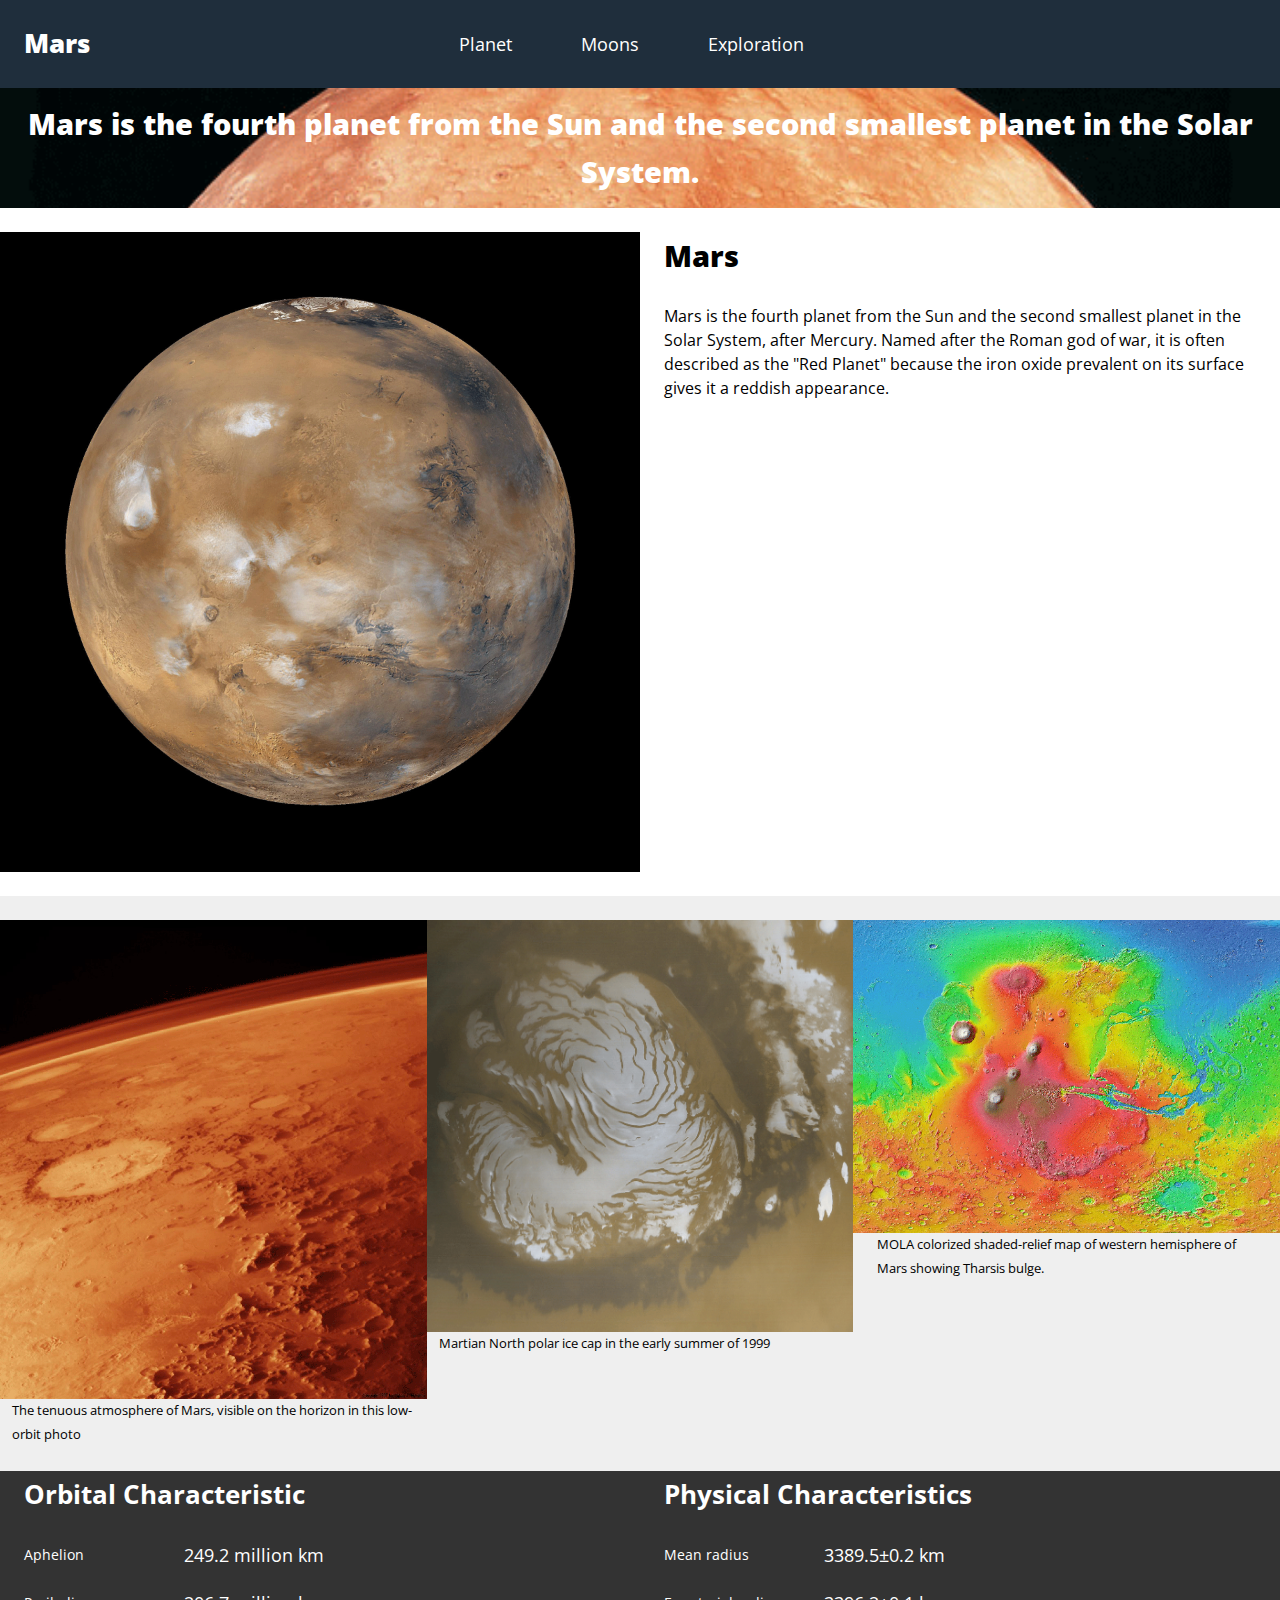
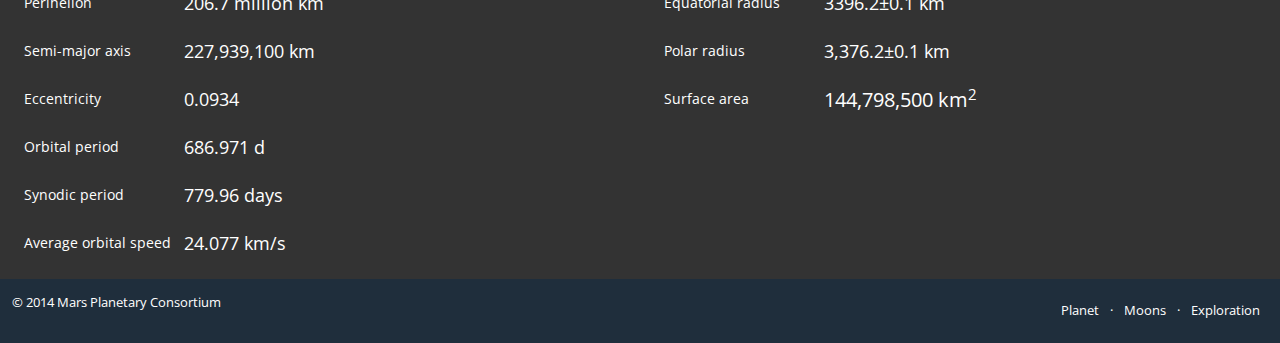
<file: index.html>
<!DOCTYPE html>
<html lang="en-ca">
<head>
  <meta charset="utf-8">
  <title>Mars</title>
  <meta name="viewport" content="width=device-width,initial-scale=1">
  <link href="css/main.css" rel="stylesheet">
  <link href="css/grid.css" rel="stylesheet">
  <link href="css/typography.css" rel="stylesheet">
  <link href='http://fonts.googleapis.com/css?family=Open+Sans' rel='stylesheet' type='text/css'>
</head>
<body>
    
    <ul class="skip-links">
        <li><a href="#main"> Jump to main content</a></li>
        <li><a href="#navigation"> Jump to navigation</a></li>  
    </ul>
    
    <header role="banner" class="gray">
         <div class="grid grid-middle">
            <div class="unit unit-xs-1 unit-s-1 unit-m-1-3 unit-l-1-3 gutter">
                <h1 class="title header peta push-none">Mars</h1>
            </div>
             
            <div class="unit unit-xs-1 unit-s-1 unit-m-2-3 unit-l-2-3">
                <nav id="navigation" role="navigation">
                <ul class="nav mega">
                    <li class="gutter pad-top"><a href="index.html"> Planet</a></li>
                    <li class="gutter pad-top"><a href="moons.html"> Moons</a></li>
                    <li class="gutter pad-top"><a href="exploration.html"> Exploration</a></li>
                </ul>
                </nav>
            </div>
        </div>
    </header>
   
    <main id="main" role="main">
        
        <p class="exa light-gray island-half intro">Mars is the fourth planet from the Sun and the second smallest planet in the Solar System.</p>

        <div class="grid">
            <div class="unit unit-xs-1 unit-s-1 unit-m-1-2 unit-l-1-2 pad-bottom">
                <img class="img-flex" src="images/water-ice-clouds.gif" alt="A computer-generated image of Mars from real data">
            </div>
            <div class="unit unit-xs-1 unit-s-1 unit-m-1-2 unit-l-1-2 gutter">
                <h2 class="exa">Mars</h2>
                <p>Mars is the fourth planet from the Sun and the second smallest planet in the Solar System, after Mercury. Named after the Roman god of war, it is often described as the "Red Planet" because the iron oxide prevalent on its surface gives it a reddish appearance.</p>
            </div>
        </div>

        <div class="img-color grid pad-top">
            <div class="unit unit-xs-1 unit-s-1 unit-m-1-3 unit-l-1-3">
                <figure>
                    <img class="img-flex" src="images/mars-atmosphere.gif" alt="">
                    <figcaption class="micro gutter-half"> The tenuous atmosphere of Mars, visible on the horizon in this low-orbit photo</figcaption>
                </figure>
            </div>
            <div class="unit unit-xs-1 unit-s-1-2 unit-m-1-3 unit-l-1-3">
                <figure>
                    <img class="img-flex" src="images/martian-north-polar-cap.gif" alt="">
                    <figcaption class="micro gutter-half">Martian North polar ice cap in the early summer of 1999</figcaption>
                </figure>
            </div>
            <div class="unit unit-xs-1 unit-s-1-2 unit-m-1-3 unit-l-1-3">
                <figure>
                    <img class="img-flex" src="images/tharsis-alles-marineris.gif" alt="">
                    <figcaption class="micro gutter">MOLA colorized shaded-relief map of western hemisphere of Mars showing Tharsis bulge.</figcaption>
                </figure>
            </div>
            </div>
        <div class="grid character-color white">
            <div class="unit unit-xs-1 unit-s-1 unit-m-1-2 unit-l-1-2 gutter ">

                <h2 class="peta">Orbital Characteristic</h2>
                <dl class="data">
                    <dt class="milli">Aphelion</dt>
                    <dd class="mega">249.2 million km</dd>

                    <dt class="milli">Perihelion</dt>
                    <dd class="mega">206.7 million km</dd>

                    <dt class="milli">Semi-major axis</dt>
                    <dd class="mega">227,939,100 km</dd>

                    <dt class="milli">Eccentricity</dt>	
                    <dd class="mega">0.0934</dd>

                    <dt class="milli">Orbital period</dt>
                    <dd class="mega">686.971 d</dd>

                    <dt class="milli">Synodic period</dt>
                    <dd class="mega">779.96 days</dd>

                    <dt class="milli">Average orbital speed</dt>
                    <dd class="mega">24.077 km/s</dd>
                 </dl>
            </div>

            <div class="unit unit-xs-1 unit-s-1 unit-m-1-2 unit-l-1-2 gutter">

                <h2 class="peta">Physical Characteristics</h2>
                <dl class="data">
                    <dt class="milli">Mean radius</dt>
                    <dd class="mega">3389.5±0.2 km</dd>

                    <dt class="milli">Equatorial radius</dt>
                    <dd class="mega">3396.2±0.1 km</dd>

                    <dt class="milli">Polar radius</dt>
                    <dd class="mega">3,376.2±0.1 km</dd>

                    <dt class="milli">Surface area</dt>
                    <dd class="giga">144,798,500 km<sup>2</sup></dd>
                </dl>
            </div>
        </div> 
    </main>    
    
<footer class="island-half gray">
         <div class="grid">
            <div role="contentinfo" class="nav unit unit-xs-1 unit-s-1 unit-m-1-2 unit-l-1-3">
                <p class="micro push-none copyright">© 2014 Mars Planetary Consortium</p>
            </div>
             
            <div class="unit unit-xs-1 unit-s-1 unit-m-1-2 unit-l-2-3">
                <nav class="nav-bottom">
                    <ul class="nav footer micro push-none" style="list-style-type:circle">
                        <li><a href="index.html"> Planet</a></li>
                        <li><a href="moons.html"> Moons</a></li>
                        <li><a href="exploration.html"> Exploration</a></li>
                    </ul>
                </nav>
            </div>
        </div>
    </footer>
</body>
</html>
</file>
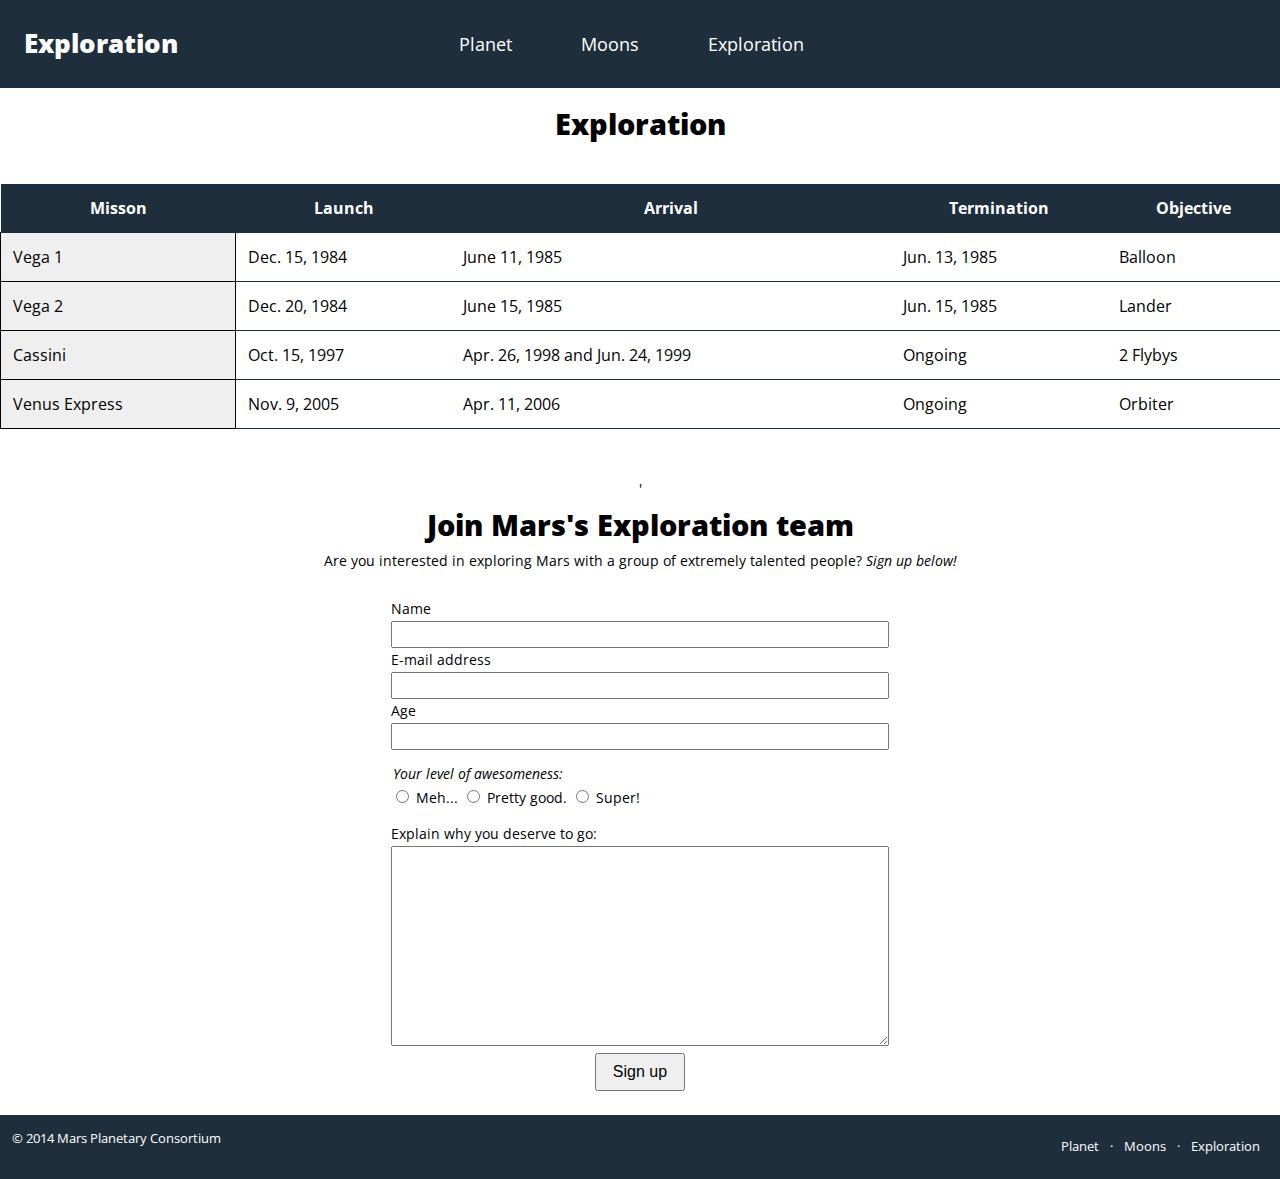
<file: exploration.html>
<!DOCTYPE html>
<html lang="en-ca">
<head>
  <meta charset="utf-8">
  <title>Mars</title>
  <meta name="viewport" content="width=device-width,initial-scale=1"> 
    <link href="css/main.css" rel="stylesheet">
    <link href="css/grid.css" rel="stylesheet">
    <link href="css/typography.css" rel="stylesheet"> 
    <link href='http://fonts.googleapis.com/css?family=Open+Sans' rel='stylesheet' type='text/css'>
</head>
<body>
        
    <ul class="skip-links">
        <li><a href="#main"> Jump to main content</a></li>
         <li><a href="#navigation"> Jump to navigation</a></li>  
     </ul>

    <header  role="banner" class="gray">
        <div class="grid grid-middle">
            <div class="unit unit-xs-1 unit-s-1 unit-m-1-3 unit-l-1-3 gutter">
                <h1 class="title peta push-none">Exploration</h1>
            </div>

            <div class="unit unit-xs-1 unit-s-1 unit-m-2-3 unit-l-2-3">
                <nav id="navigation">
                    <ul class="nav mega">
                        <li class="gutter pad-top"><a href="index.html"> Planet</a></li>
                        <li class="gutter pad-top"><a href="moons.html"> Moons</a></li>
                        <li class="gutter pad-top"><a href="exploration.html"> Exploration</a></li>
                    </ul>
                 </nav>
            </div>
         </div>
    </header>

    <main id="main" role="main">

        <div class="grid">
            <div class="unit unit-xs-1 unit-s-1 unit-m-1 unit-l-1">
                  <h2 class="island-half light-gray exa">Exploration</h2>
            </div>
         </div>
        
        <table>
            <tr class="table-header">
                <th class="island-half">Misson</th>
                <th class="island-half">Launch</th>
                <th class="island-half">Arrival</th>
                <th class="island-half">Termination</th>
                <th class="island-half">Objective</th>
            </tr>
            <tr>
                <td class="island-half table-column">Vega 1</td>
                <td class="island-half">Dec.&nbsp;15,&nbsp;1984</td>                    
                <td class="island-half">June&nbsp;11,&nbsp;1985</td>
                <td class="island-half">Jun.&nbsp;13,&nbsp;1985</td>
                <td class="island-half">Balloon</td>
            </tr>
            <tr>
                    <td class="island-half table-column">Vega 2</td>
                    <td class="island-half">Dec. 20,&nbsp;1984</td>
                    <td class="island-half">June 15,&nbsp;1985</td>
                    <td class="island-half">Jun. 15,&nbsp;1985</td>
                    <td class="island-half">Lander</td>                </tr>
            <tr>
                <td class="island-half table-column">Cassini</td>
                <td class="island-half">Oct. 15,&nbsp;1997</td>
                <td class="island-half">Apr.&nbsp;26,&nbsp;1998 and Jun.&nbsp;24,&nbsp;1999</td>
                <td class="island-half">Ongoing</td>
                <td class="island-half">2 Flybys</td>
            </tr>
            <tr>
                <td class="island-half table-column">Venus Express</td>
                <td class="island-half">Nov.&nbsp;9,&nbsp;2005</td>
                <td class="island-half">Apr.&nbsp;11,&nbsp;2006</td>
                <td class="island-half">Ongoing</td>
                <td class="island-half">Orbiter</td>
             </tr>
        </table>
        
        <div class="light-gray milli island">'
            <h2 class="team exa">Join Mars's Exploration team</h2>  
            
            <p>Are you interested in exploring Mars with a group of extremely talented people? <em>Sign up below!</em></p>

            <form action="" method="post">
                <div>
                    <label for="name" >Name</label>
                    <input class="field" id="name">
                </div>

                <div>
                    <label for="e-mail">E-mail address</label>
                    <input  class="field" type="email" id="e-mail">
                </div>

                <div> 
                    <label for="age">Age</label>
                    <input  class="field" type="number" id="age">
                </div>

                <div class="awesome">
                    <legend class="pad-top-half"><em>Your level of awesomeness:</em></legend>
                    <span class="radio">
                        <input type="radio" id="meh" name="awesome">
                        <label for="meh">Meh...</label>
                    </span>
                    <span class="radio">
                        <input type="radio" id="good" name="awesome">
                        <label for="good">Pretty good.</label>
                    </span>
                    <span class="radio">
                        <input type="radio" id="super" name="awesome">
                        <label for="super">Super!</label>
                    </span>
                </div>

                <div>
                    <label for="deserve" class="pad-top-half">Explain why you deserve to go:</label>
                    <textarea id="deserve"></textarea>
                </div>

                  <div>
                    <button type="submit">Sign up</button>
                </div>
            </form>
        </div>
    </main>
    
     <footer class="island-half gray">
         <div class="grid">
            <div role="contentinfo" class="unit unit-xs-1 unit-s-1 unit-m-1-2 unit-l-1-3">
                <p class="micro push-none copyright">© 2014 Mars Planetary Consortium</p>
            </div>
             
            <div class="unit unit-xs-1 unit-s-1 unit-m-1-2 unit-l-2-3">
                <nav class="nav-bottom">
                    <ul class="nav footer micro push-none">
                        <li><a href="index.html"> Planet</a></li>
                        <li><a href="moons.html"> Moons</a></li>
                        <li><a href="exploration.html"> Exploration</a></li>
                    </ul>
                </nav>
            </div>
        </div>
    </footer>
</body>
</html>
</file>
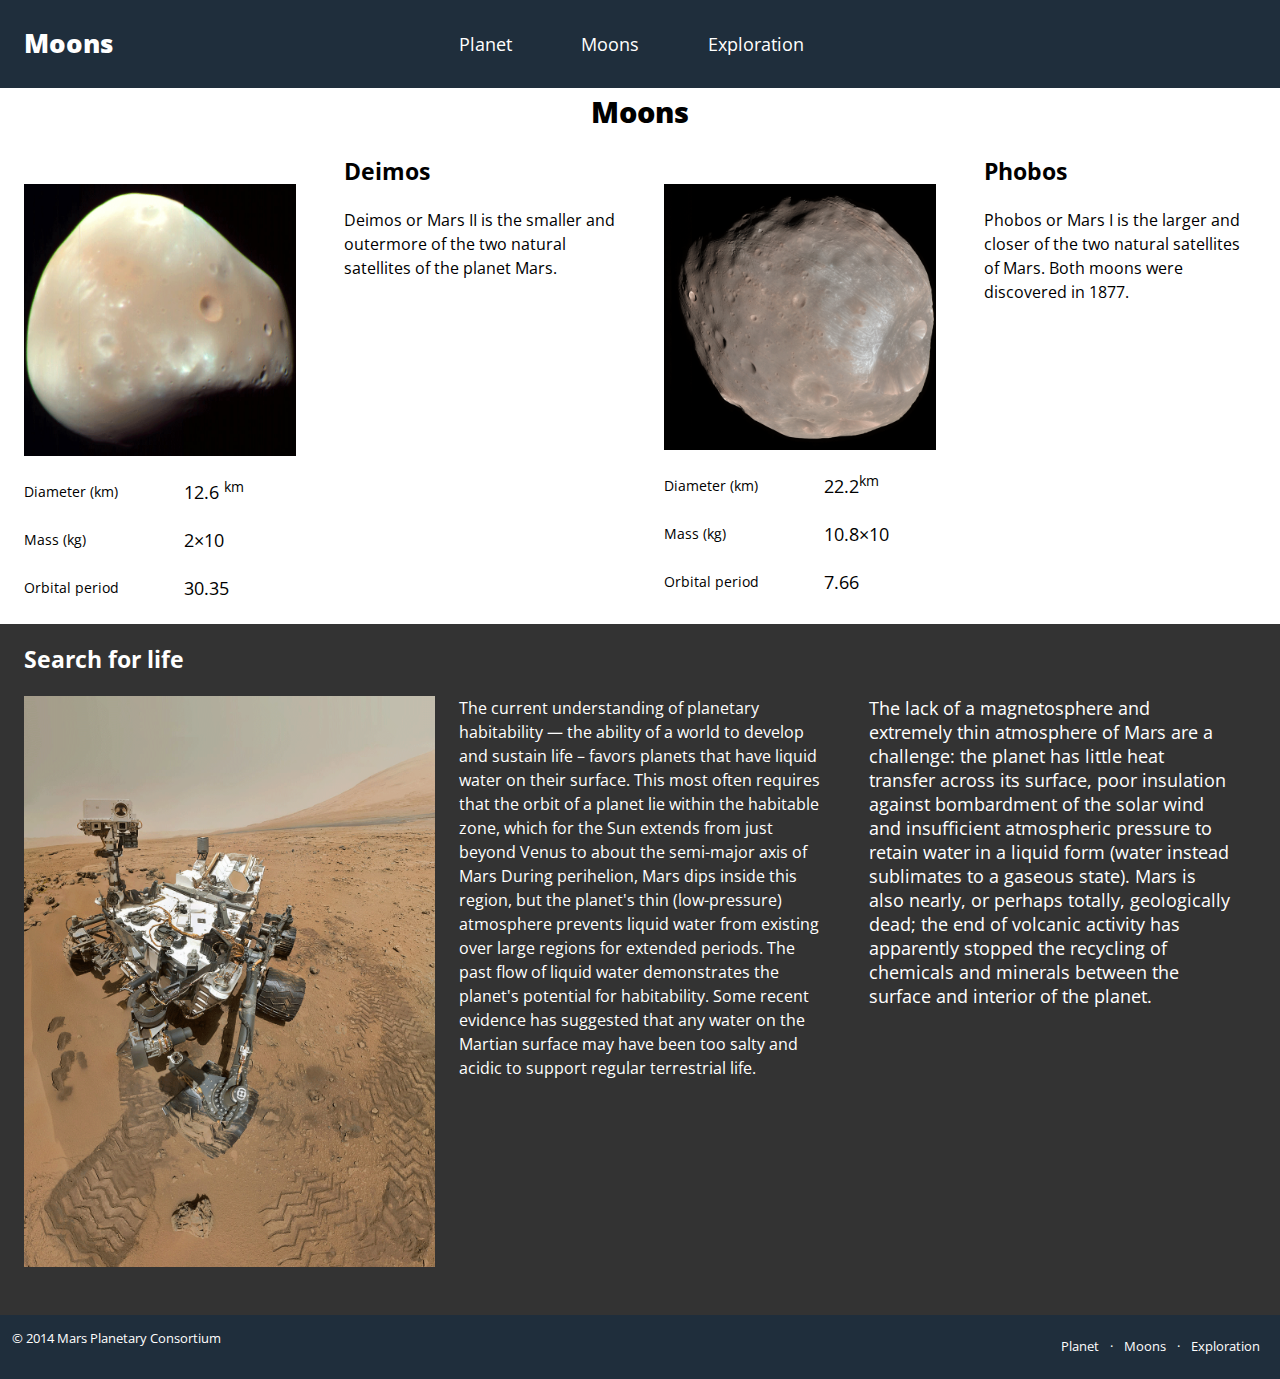
<file: moons.html>
<!DOCTYPE html>
<html lang="en-ca">
<head>
  <meta charset="utf-8">
  <title>Mars</title>
  <meta name="viewport" content="width=device-width,initial-scale=1"> 
    <link href="css/main.css" rel="stylesheet">
    <link href="css/grid.css" rel="stylesheet">
    <link href="css/typography.css" rel="stylesheet">
    <link href='http://fonts.googleapis.com/css?family=Open+Sans' rel='stylesheet' type='text/css'>
</head>
<body>
    
    <ul class="skip-links">
        <li><a href="#main"> Jump to main content</a></li>
        <li><a href="#navigation"> Jump to navigation</a></li>  
    </ul>
    
    <header role="banner" class="gray">
         <div class="grid grid-middle">
            <div class="unit unit-xs-1 unit-s-1 unit-m-1-3 unit-l-1-3 gutter">
                <h1 class="title peta">Moons</h1>
            </div>
             
            <div class="unit unit-xs-1 unit-s-1 unit-m-2-3 unit-l-2-3">
                <nav id="navigation">
                <ul class="nav mega">
                    <li class="gutter pad-top"><a href="index.html"> Planet</a></li>
                    <li class="gutter pad-top"><a href="moons.html"> Moons</a></li>
                    <li class="gutter pad-top"><a href="exploration.html"> Exploration</a></li>
                </ul>
                </nav>
            </div>
        </div>
    </header>
    
    <main id="main" role="main">

        <div class="grid">
            <div class="unit unit-xs-1 unit-s-1 unit-m-1 unit-l-1">
                <h2 class="exa light-gray">Moons</h2>
            </div>
        </div>

        <div class="grid">
            <div class="unit unit-xs-1 unit-s-1 unit-m-1-2 unit-l-1-4">

                <div class="grid">
                    <div class="unit unit-xs-1 unit-s-1 unit-m-1 unit-l-1-2 island">
                        <img class="img-flex" src="images/deimos.gif" alt="An enhanced colored image of Deminos taken in February 2009">
                    </div>

                    <div class="unit unit-xs-1 unit-s-1 unit-m-1 unit-l-1-2 gutter">
                        <h2 class="tera">Deimos</h2>
                        <p>Deimos or Mars II is the smaller and outermore of the two natural satellites of the planet Mars.
                    </div>
                    </div>

                        <dl class="gutter data">
                            <dt class="milli">Diameter (km)</dt>
                            <dd class="mega">12.6 <sup>km</sup> </dd>

                            <dt class="milli">Mass (kg)</dt>
                            <dd class="mega">2×10</dd>

                            <dt class="milli">Orbital period</dt>
                            <dd class="mega">30.35</dd>
                        </dl>
                </div>

                <div class="unit unit-xs-1 unit-s-1 unit-m-1-2 unit-l-1-4">

                    <div class="grid">    
                        <div class="unit unit-xs-1 unit-s-1 unit-m-1 unit-l-1-2 island">
                            <img class="img-flex" src="images/phobos.gif" alt="colored image of Phobos taken March 2008">
                        </div>

                        <div class="unit unit-xs-1 unit-s-1 unit-m-1 unit-l-1-2 gutter">
                            <h2 class="tera">Phobos</h2>
                            <p>Phobos or Mars I is the larger and closer of the two natural satellites of Mars. Both moons were discovered in 1877.</p>
                        </div>
                    </div>

                        <dl class="gutter data">
                            <dt class="milli">Diameter (km)</dt>
                            <dd class="mega">22.2<sup>km</sup></dd>

                            <dt class="milli">Mass (kg)</dt>
                            <dd class="mega">10.8×10</dd>

                            <dt class="milli">Orbital period</dt>
                            <dd class="mega">7.66</dd>
                        </dl>
                </div>
            </div>

    <div class="grid bottom-gray island">
        <div class= "unit unit-xs-1 unit-s-1 unit-m-1 unit-l-1 search">
            <h2 class="tera white">Search for life</h2>
        </div>
        <div class="unit unit-xs-1 unit-s-1 unit-m-1 unit-l-1-3 pad-bottom">
            <img class="img-flex" src="images/mars-life.gif" alt="Self-Portrait bu Curiosity Rover Arm Camera">
        </div>
        <div class="unit unit-xs-1 unit-s-1 unit-m-1-2 unit-l-1-3 gutter white">
            <p>The current understanding of planetary habitability — the ability of a world to develop and sustain life – favors planets that have liquid water on their surface. This most often requires that the orbit of a planet lie within the habitable zone, which for the Sun extends from just beyond Venus to about the semi-major axis of Mars During perihelion, Mars dips inside this region, but the planet's thin (low-pressure) atmosphere prevents liquid water from existing over large regions for extended periods. The past flow of liquid water demonstrates the planet's potential for habitability. Some recent evidence has suggested that any water on the Martian surface may have been too salty and acidic to support regular terrestrial life.</p>
        </div>

        <div class="unit unit-xs-1 unit-s-1 unit-m-1-2 unit-l-1-3 mega gutter white">
            <p>The lack of a magnetosphere and extremely thin atmosphere of Mars are a challenge: the planet has little heat transfer across its surface, poor insulation against bombardment of the solar wind and insufficient atmospheric pressure to retain water in a liquid form (water instead sublimates to a gaseous state). Mars is also nearly, or perhaps totally, geologically dead; the end of volcanic activity has apparently stopped the recycling of chemicals and minerals between the surface and interior of the planet.</p>
        </div> 
    </div>
</main>  

    <footer class="island-half gray">
         <div class="grid">
            <div role="contentinfo" class="unit unit-xs-1 unit-s-1 unit-m-1-2 unit-l-1-3">
                <p class="micro push-none copyright">© 2014 Mars Planetary Consortium</p>
            </div>
             
            <div class="unit unit-xs-1 unit-s-1 unit-m-1-2 unit-l-2-3">
                <nav class="nav-bottom">
                    <ul class="nav footer micro push-none">
                        <li><a href="index.html"> Planet</a></li>
                        <li><a href="moons.html"> Moons</a></li>
                        <li><a href="exploration.html"> Exploration</a></li>
                    </ul>
                </nav>
            </div>
        </div>
    </footer>
</body>
</html>
</file>
<file: css/main.css>
@-moz-viewport { width: device-width; scale: 1; }
@-ms-viewport { width: device-width; scale: 1; }
@-o-viewport { width: device-width; scale: 1; }
@-webkit-viewport { width: device-width; scale: 1; }
@viewport { width: device-width; scale: 1; }

html {
  margin: 0;
  padding: 0;
  box-sizing: border-box;

  font: normal 100%/1.5 sans-serif;
  -moz-text-size-adjust: 100%;
  -ms-text-size-adjust: 100%;
  -webkit-text-size-adjust: 100%;
  text-size-adjust: 100%;
}

@media only screen and (min-width: 60em) {
    html {
        font-size: 110%;
    }
}

@media only screen and (min-width: 90em) {
    html {
        font-size: 120%;
    }
}

@media only screen and (min-width: 120em) {
    html {
        font-size: 130%;
    }
}

*, *:before, *:after {
  box-sizing: inherit;
}

body {
  margin: 0;
  padding: 0;
}

a:focus {
    outline: 3px solid #000;
}

.skip-links {
    margin: 0;
    padding: 0;
    list-style-type: none;
}
.skip-links a {
    position: absolute;
    top: -3em;
    padding: 0.5em 0.75em;
    background-color: #000;
    color: #fff;
    font-weight: bold;
    font-size: 1.25em;
    text-decoration: none;
}

.skip-links a:focus {
    top: 0;
}

.title {
    text-align: center;
    margin: 0;
    padding: 0;
    color: white;
}

table {
    width: 100%;
    border-collapse: collapse;
}

.table-header {
    background-color: #1F2E3C;
    font-weight: bold;
    color: white;
}

.table-column {
    background-color: #efefef;
    border: 1px solid black;
}

td {
    border: 1px solid black;
}

.team {
    text-align: center;
    margin: 0;
    padding: 0;
}

.intro {
    color: white;
    background-image: url(../images/large-mars.gif);
    background-repeat: no-repeat;
    background-size: 100%;
}

form {
max-width: 35em; 
margin: 0 auto;
}

label {
    display: block;
    text-align: left;
}

input + label {
    display: inline-block;
}

.field {
  width: 100%;
  padding: 4px;   
}

.age {
   width: 100%;
}

.awesome {
    text-align: left;
}

textarea {
   width: 100%;
    height: 15em;
}

button {
    font-size: 1rem;
    font-family: sans-serif;
    color: #000;
    padding: 0.5rem 1rem;
    cursor: pointer;
}

.radio {
    white-space: nowrap;
    text-align: left}
}

.search {
    text-align: left;
}

.gray {
    background-color: #1F2E3C;
    overflow: hidden;
}

.light-gray {
    text-align:center;
}

.bottom-gray {
    background-color:#333333;
}

.white {
    color: white;
}
 
img {
  display: block;
  width: 100%;
}

.character-color {
    background-color: #333333;
}

.img-color {
    background-color: #efefef;
}

.nav {
    padding: 0;
}


a {
    display: inline-block;
    color:white;
    text-decoration: none;
    padding: 0.5rem;
}

nav li a:hover {
      color: white;
      background-color: #999999;
}

.nav-bottom li::after {
    content: " · ";
    color: white;
}

.nav-bottom li:last-child::after {
    content: none;
}

@media only screen and (min-width: 25em) {
    
    .nav {
        text-align:center;
        padding: 0;
    }
    
    .nav li {
        display: inline-block;
        border: 0;
    }
    
    .footer {
        text-align: center;
    }
}
 
@media only screen and (min-width: 38em) {

    .title{
        text-align: left;
        }

    .nav {
        text-align: left;
        } 
    
     .footer {
        text-align: right;
    }
    
    .copyright {
        color: white;
    }
    
    table, td, th, tr {
        border: none;
        border-bottom: 1px solid #1F2E3C;
    }

}

@media only screen and (min-width: 60em) {
    
    .title {
        text-align: left;
    }
    
    .nav {
        text-align:left;
    }
    
     .footer {
        text-align: right;
    }
    
     .data dt {
        float: left;
        clear: left;
        width: 10rem;
    }
    
     .data dd {
        float: left;
    }
}

@media only screen and (max-width: 17rem), (min-device-width: 17rem) and (max-device-width: 17rem)
{
       table, th, td, tr{
        display: block;
    }
    
    .table-header {
        position: absolute;
        top: -9999px;
        left: -9999px;
    }

    tr { 
        border: 1px solid black;
    }

    td {
        border: 1px solid black;
        position: relative;
    }
    
    td:before {
        position: absolute;
        top: 6px;
        left: 6px;
        width: 45%;
        padding-left: 10px;
        white-space: nowrap;
    }
}
</file>
<file: css/grid.css>
.grid {
  margin: 0;
  padding: 0;
  letter-spacing: -0.31em;
  text-rendering: optimizespeed;
  display: -webkit-flex;
  -webkit-flex-flow: row wrap;
  display: -ms-flexbox;
  -ms-flex-flow: row wrap;
}

.grid-bottom {
  -webkit-align-items: flex-end;
  -ms-align-items: flex-end;
}

.grid-middle {
  -webkit-align-items: center;
  -ms-align-items: center;
}

.opera-only :-o-prefocus, .grid {
  word-spacing: -0.43em;
}

.unit {
  letter-spacing: normal;
  text-rendering: auto;
  vertical-align: top;
  word-spacing: normal;
  display: inline-block;
  visibility: visible;
}

.grid-bottom .unit {
  vertical-align: bottom;
}

.grid-middle .unit {
  vertical-align: middle;
}

.unit-xs-hidden {
  display: none;
  visibility: hidden;
}

.unit-xs-1 {
  display: block;
  visibility: visible;
  width: 100%;
}

.unit-offset-xs-0 {
  margin-left: 0;
}

.unit-xs-1-2 {
  width: 50.0000%;
}

.unit-offset-xs-1-2 {
  margin-left: 50.0000%;
}

.unit-xs-1-3 {
  width: 33.3333%;
}

.unit-offset-xs-1-3 {
  margin-left: 33.3333%;
}

.unit-xs-2-3 {
  width: 66.6667%;
}

.unit-offset-xs-2-3 {
  margin-left: 66.6667%;
}

.unit-xs-1-2,.unit-xs-1-3,.unit-xs-2-3 {
  display: inline-block;
  visibility: visible;
}

@media only screen and (min-width: 25em) {

.unit-s-hidden {
  display: none;
  visibility: hidden;
}

.unit-s-1 {
  display: block;
  visibility: visible;
  width: 100%;
}

.unit-offset-s-0 {
  margin-left: 0;
}

.unit-s-1-2 {
  width: 50.0000%;
}

.unit-offset-s-1-2 {
  margin-left: 50.0000%;
}

.unit-s-1-3 {
  width: 33.3333%;
}

.unit-offset-s-1-3 {
  margin-left: 33.3333%;
}

.unit-s-2-3 {
  width: 66.6667%;
}

.unit-offset-s-2-3 {
  margin-left: 66.6667%;
}

.unit-s-1-2,.unit-s-1-3,.unit-s-2-3 {
  display: inline-block;
  visibility: visible;
}

}

@media only screen and (min-width: 38em) {

.unit-m-hidden {
  display: none;
  visibility: hidden;
}

.unit-m-1 {
  display: block;
  visibility: visible;
  width: 100%;
}

.unit-offset-m-0 {
  margin-left: 0;
}

.unit-m-1-2 {
  width: 50.0000%;
}

.unit-offset-m-1-2 {
  margin-left: 50.0000%;
}

.unit-m-1-3 {
  width: 33.3333%;
}

.unit-offset-m-1-3 {
  margin-left: 33.3333%;
}

.unit-m-2-3 {
  width: 66.6667%;
}

.unit-offset-m-2-3 {
  margin-left: 66.6667%;
}

.unit-m-1-2,.unit-m-1-3,.unit-m-2-3 {
  display: inline-block;
  visibility: visible;
}

}

@media only screen and (min-width: 60em) {

.unit-l-hidden {
  display: none;
  visibility: hidden;
}

.unit-l-1 {
  display: block;
  visibility: visible;
  width: 100%;
}

.unit-offset-l-0 {
  margin-left: 0;
}

.unit-l-1-2 {
  width: 50.0000%;
}

.unit-offset-l-1-2 {
  margin-left: 50.0000%;
}

.unit-l-1-3 {
  width: 33.3333%;
}

.unit-offset-l-1-3 {
  margin-left: 33.3333%;
}

.unit-l-2-3 {
  width: 66.6667%;
}

.unit-offset-l-2-3 {
  margin-left: 66.6667%;
}

.unit-l-1-2,.unit-l-1-3,.unit-l-2-3 {
  display: inline-block;
  visibility: visible;
}

}
</file>
<file: css/typography.css>
html {
  font: normal 100%/1.5 "Open Sans",Helvetica,sans-serif;
}

h1, h2, h3, h4, h5, h6,
p, ul, ol, dl, dd, figure,
blockquote, details, hr,
fieldset, pre, table {
  margin: 0 0 1.5rem;
}

.yotta {
  font-size: 2.2807rem;
  line-height: 1.3154;
}

.zetta {
  font-size: 2.0273rem;
  line-height: 1.4798;
}

h1, .exa {
  font-size: 1.8020rem;
  line-height: 1.6648;
  font-family: "Open Sans", Helvetica, sans-serif;
  font-weight: 800;
}

h2, .peta {
  font-size: 1.6018rem;
  line-height: 1.8729;
}

h3, .tera {
  font-size: 1.4238rem;
  line-height: 1.0535;
}

h4, .giga {
  font-size: 1.2656rem;
  line-height: 1.1852;
}

h5, .mega {
  font-size: 1.1250rem;
  line-height: 1.3333;
}

h6, .kilo {
  font-size: 1.0000rem;
  line-height: 1.5000;
}

small, .milli {
  font-size: 0.8889rem;
  line-height: 1.6875;
}

.micro {
  font-size: 0.7901rem;
  line-height: 1.8984;
}

sub,
sup {
  font-size: 75%;
  line-height: 1px;
  position: relative;
  vertical-align: baseline;
}

sup {
  top: -0.5em;
}

sub {
  bottom: -0.25em;
}

.push {
  margin-bottom: 1.5rem;
}

.push-none, .push-0 {
  margin-bottom: 0;
}

.push-double, .push-2 {
  margin-bottom: 3.0000rem;
}

.push-half, .push-1-2 {
  margin-bottom: 0.7500rem;
}

.pad-top, .pad-t {
  padding-top: 1.5rem;
}

.pad-bottom, .pad-b {
  padding-bottom: 1.5rem;
}

.pad-top-double, .pad-t-2 {
  padding-top: 3.0000rem;
}

.pad-bottom-double, .pad-b-2 {
  padding-bottom: 3.0000rem;
}

.pad-top-half, .pad-t-1-2 {
  padding-top: 0.7500rem;
}

.pad-bottom-half, .pad-b-1-2 {
  padding-bottom: 0.7500rem;
}

.island {
  padding: 1.5rem;
}

.island-half, .island-1-2 {
  padding: 0.7500rem;
}

.island-double, .island-2 {
  padding: 3.0000rem;
}

.gutter {
  padding-left: 1.5rem;
  padding-right: 1.5rem;
}

.gutter-half, .gutter-1-2 {
  padding-left: 0.7500rem;
  padding-right: 0.7500rem;
}

.gutter-double, .gutter-2 {
  padding-left: 3.0000rem;
  padding-right: 3.0000rem;
}
</file>
